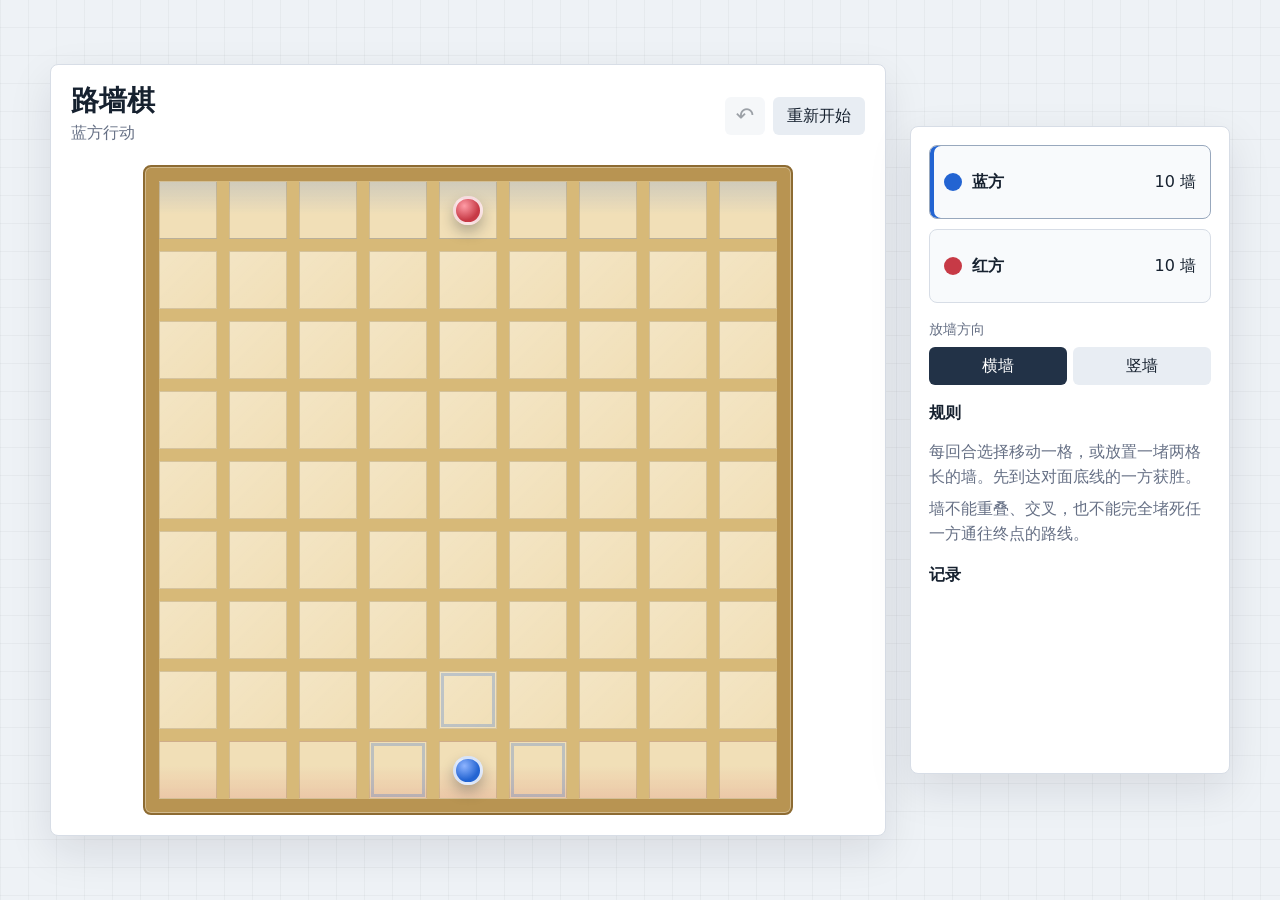
<file: lqq/index.html>
<!doctype html>
<html lang="zh-CN">
<head>
  <meta charset="utf-8">
  <meta name="viewport" content="width=device-width, initial-scale=1">
  <title>路墙棋对战</title>
  <link rel="stylesheet" href="styles.css">
</head>
<body>
  <main class="app-shell">
    <section class="game-area" aria-label="路墙棋棋盘">
      <div class="top-bar">
        <div>
          <h1>路墙棋</h1>
          <p id="statusText" class="status-text">蓝方行动</p>
        </div>
        <div class="actions">
          <button id="undoBtn" class="icon-button" type="button" aria-label="悔棋" title="悔棋">↶</button>
          <button id="resetBtn" class="text-button" type="button">重新开始</button>
        </div>
      </div>

      <div id="board" class="board" aria-label="9乘9棋盘"></div>
    </section>

    <aside class="side-panel" aria-label="对局信息">
      <div class="players">
        <article id="playerA" class="player-card active">
          <div class="player-title">
            <span class="pawn-mark blue"></span>
            <strong>蓝方</strong>
          </div>
          <span><span id="wallsA">10</span> 墙</span>
        </article>
        <article id="playerB" class="player-card">
          <div class="player-title">
            <span class="pawn-mark red"></span>
            <strong>红方</strong>
          </div>
          <span><span id="wallsB">10</span> 墙</span>
        </article>
      </div>

      <div class="control-group">
        <span class="control-label">放墙方向</span>
        <div class="segmented" role="group" aria-label="放墙方向">
          <button id="horizontalBtn" type="button" class="selected" aria-pressed="true">横墙</button>
          <button id="verticalBtn" type="button" aria-pressed="false">竖墙</button>
        </div>
      </div>

      <div class="rule-list">
        <h2>规则</h2>
        <p>每回合选择移动一格，或放置一堵两格长的墙。先到达对面底线的一方获胜。</p>
        <p>墙不能重叠、交叉，也不能完全堵死任一方通往终点的路线。</p>
      </div>

      <div class="log-panel">
        <h2>记录</h2>
        <ol id="moveLog" class="move-log"></ol>
      </div>
    </aside>
  </main>

  <script src="game.js"></script>
</body>
</html>
</file>
<file: lqq/styles.css>
:root {
  --cell: clamp(34px, 8vw, 58px);
  --wall: clamp(8px, 1.8vw, 12px);
  --ink: #16212f;
  --muted: #667085;
  --panel: #ffffff;
  --line: #d7dde6;
  --board: #f1dfb7;
  --board-dark: #d7b978;
  --blue: #2364d2;
  --red: #c73a46;
  --wall-color: #2d5b4e;
  --wall-preview: rgba(45, 91, 78, 0.32);
  --danger: #b42318;
}

* {
  box-sizing: border-box;
}

body {
  margin: 0;
  min-height: 100vh;
  color: var(--ink);
  font-family: "Microsoft YaHei", "PingFang SC", system-ui, sans-serif;
  background:
    linear-gradient(90deg, rgba(22, 33, 47, 0.04) 1px, transparent 1px),
    linear-gradient(0deg, rgba(22, 33, 47, 0.04) 1px, transparent 1px),
    #eef2f6;
  background-size: 28px 28px;
}

button {
  border: 0;
  font: inherit;
  cursor: pointer;
}

.app-shell {
  width: min(1180px, calc(100vw - 32px));
  min-height: 100vh;
  margin: 0 auto;
  display: grid;
  grid-template-columns: minmax(0, 1fr) 320px;
  gap: 24px;
  align-items: center;
  padding: 28px 0;
}

.game-area,
.side-panel {
  background: var(--panel);
  border: 1px solid var(--line);
  border-radius: 8px;
  box-shadow: 0 16px 44px rgba(16, 24, 40, 0.1);
}

.game-area {
  padding: 20px;
}

.top-bar {
  display: flex;
  justify-content: space-between;
  gap: 16px;
  align-items: center;
  margin-bottom: 18px;
}

h1,
h2,
p {
  margin: 0;
}

h1 {
  font-size: 28px;
  line-height: 1.15;
}

h2 {
  font-size: 16px;
  line-height: 1.3;
  margin-bottom: 8px;
}

.status-text {
  min-height: 24px;
  margin-top: 6px;
  color: var(--muted);
}

.status-text.error {
  color: var(--danger);
}

.actions {
  display: flex;
  gap: 8px;
  align-items: center;
}

.icon-button,
.text-button,
.segmented button {
  min-height: 38px;
  border-radius: 6px;
  background: #e8edf3;
  color: var(--ink);
}

.icon-button {
  width: 40px;
  font-size: 22px;
  line-height: 1;
}

.text-button {
  padding: 0 14px;
}

.icon-button:disabled {
  opacity: 0.42;
  cursor: default;
}

.board {
  width: fit-content;
  margin: 0 auto;
  display: grid;
  grid-template-columns: repeat(8, var(--cell) var(--wall)) var(--cell);
  grid-template-rows: repeat(8, var(--cell) var(--wall)) var(--cell);
  padding: 14px;
  border-radius: 8px;
  background: #b89452;
  border: 2px solid #8d6b32;
  box-shadow: inset 0 0 0 1px rgba(255, 255, 255, 0.35);
  touch-action: manipulation;
}

.cell {
  position: relative;
  display: grid;
  place-items: center;
  border: 1px solid rgba(104, 78, 32, 0.22);
  background:
    linear-gradient(135deg, rgba(255, 255, 255, 0.18), transparent),
    var(--board);
}

.cell.goal-blue {
  background: linear-gradient(180deg, rgba(35, 100, 210, 0.16), transparent 58%), var(--board);
}

.cell.goal-red {
  background: linear-gradient(0deg, rgba(199, 58, 70, 0.14), transparent 58%), var(--board);
}

.cell.legal-move {
  outline: 3px solid rgba(35, 100, 210, 0.25);
  outline-offset: -5px;
  cursor: pointer;
}

.cell.legal-move:hover {
  background: #f6e9c8;
}

.pawn {
  width: 66%;
  aspect-ratio: 1;
  border-radius: 50%;
  border: 3px solid rgba(255, 255, 255, 0.82);
  box-shadow: 0 7px 14px rgba(16, 24, 40, 0.28);
}

.pawn.blue {
  background: radial-gradient(circle at 35% 30%, #8eb4ff, var(--blue) 64%);
}

.pawn.red {
  background: radial-gradient(circle at 35% 30%, #ff9ca6, var(--red) 64%);
}

.wall-slot,
.junction {
  background: var(--board-dark);
}

.wall-slot {
  transition: background 120ms ease;
}

.wall-slot.placeable,
.junction.placeable {
  cursor: pointer;
}

.wall-slot.placeable:hover,
.junction.placeable:hover,
.wall-slot.preview,
.junction.preview {
  background: var(--wall-preview);
}

.wall-slot.placed,
.junction.placed {
  background: var(--wall-color);
  box-shadow: inset 0 0 0 1px rgba(255, 255, 255, 0.18);
}

.side-panel {
  padding: 18px;
  display: flex;
  flex-direction: column;
  gap: 18px;
}

.players {
  display: grid;
  gap: 10px;
}

.player-card {
  min-height: 74px;
  display: flex;
  align-items: center;
  justify-content: space-between;
  padding: 14px;
  border: 1px solid var(--line);
  border-radius: 8px;
  background: #f8fafc;
}

.player-card.active {
  border-color: #98a8bd;
  box-shadow: inset 4px 0 0 var(--blue);
}

#playerB.active {
  box-shadow: inset 4px 0 0 var(--red);
}

.player-title {
  display: flex;
  align-items: center;
  gap: 10px;
}

.pawn-mark {
  width: 18px;
  height: 18px;
  border-radius: 50%;
  display: inline-block;
}

.pawn-mark.blue {
  background: var(--blue);
}

.pawn-mark.red {
  background: var(--red);
}

.control-group {
  display: grid;
  gap: 8px;
}

.control-label {
  color: var(--muted);
  font-size: 14px;
}

.segmented {
  display: grid;
  grid-template-columns: 1fr 1fr;
  gap: 6px;
}

.segmented button {
  padding: 0 10px;
}

.segmented button.selected {
  background: #223247;
  color: #ffffff;
}

.rule-list {
  display: grid;
  gap: 8px;
  color: var(--muted);
  line-height: 1.55;
}

.rule-list h2,
.log-panel h2 {
  color: var(--ink);
}

.log-panel {
  min-height: 190px;
}

.move-log {
  max-height: 230px;
  overflow: auto;
  margin: 0;
  padding-left: 22px;
  color: var(--muted);
  line-height: 1.7;
}

@media (max-width: 920px) {
  .app-shell {
    grid-template-columns: 1fr;
    align-items: start;
    padding: 16px 0;
  }

  .side-panel {
    order: -1;
  }
}

@media (max-width: 560px) {
  .app-shell {
    width: min(100vw - 16px, 560px);
  }

  .game-area,
  .side-panel {
    padding: 12px;
  }

  .top-bar {
    align-items: flex-start;
    flex-direction: column;
  }

  .board {
    padding: 8px;
  }
}
</file>
